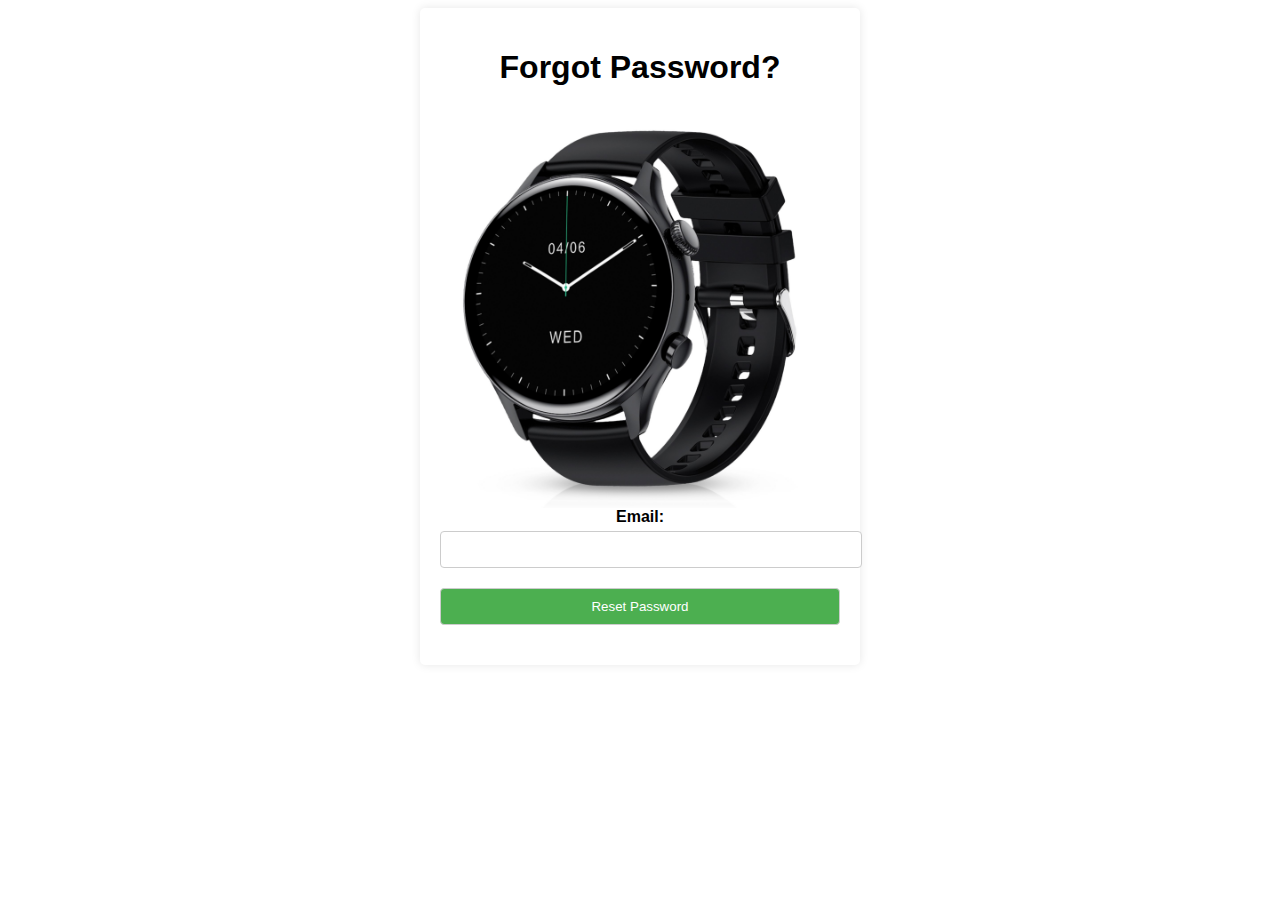
<file: forget.html>
<!DOCTYPE html>
<html>
<head>
    <title>forgot Password?</title>
    <style>
        body {
            font-family: Arial, sans-serif;
        }

        .container {
            max-width: 400px;
            margin: 0 auto;
            padding: 20px;
            box-shadow: 0 0 10px rgba(0, 0, 0, 0.1);
            border-radius: 5px;
            text-align: center; 
        }

        h1 {
            text-align: center;
        }

        .form-group {
            margin-bottom: 20px;
        }

        .form-group label {
            display: block;
            font-weight: bold;
            margin-bottom: 5px;
        }

        .form-group input {
            width: 100%;
            padding: 10px;
            border: 1px solid #ccc;
            border-radius: 4px;
        }

        .form-group input:focus {
            outline: none;
            border-color: #888;
        }

        .btn {
            display: inline-block;
            padding: 10px 20px;
            background-color: #4CAF50;
            color: #fff;
            text-decoration: none;
            border-radius: 4px;
            transition: background-color 0.3s;
        }

        .btn:hover {
            background-color: #45a049;
        }

        .success-message {
            color: green;
            margin-top: 10px;
            text-align: center;
        }

        .error-message {
            color: red;
            margin-top: 10px;
            text-align: center;
        }

        
        .gif {
            display: block;
            margin: 0 auto;
            max-width: 100%;
        }
    </style>
</head>
<body>
    <div class="container">
        <h1>Forgot Password?</h1>
        <img src="assets/watch-gtr-galerie-01.jpg" alt="GIF" class="gif" />

        <form id="resetForm" onsubmit="submitForm(event)">
            <div class="form-group">
                <label for="email">Email:</label>
                <input type="email" id="email" required>
            </div>
            <div class="form-group">
                <input type="submit" value="Reset Password" class="btn">
            </div>
        </form>
        <div id="successMessage" class="success-message"></div>
        <div id="errorMessage" class="error-message"></div>
    </div>

    <script>
        function submitForm(event) {
            event.preventDefault();

            var emailInput = document.getElementById('email');
            var successMessage = document.getElementById('successMessage');
            var errorMessage = document.getElementById('errorMessage');


            setTimeout(function() {
                var email = emailInput.value;
                if (email) {

                    successMessage.textContent = 'An email has been sent to ' + email + ' with instructions to reset your password.';
                    errorMessage.textContent = '';
                    emailInput.value = '';
                } else {
                   
                    errorMessage.textContent = 'Please enter a valid email address.';
                    successMessage.textContent = '';
                }
            }, 2000);
        }
    </script>
</body>
</html>
</file>
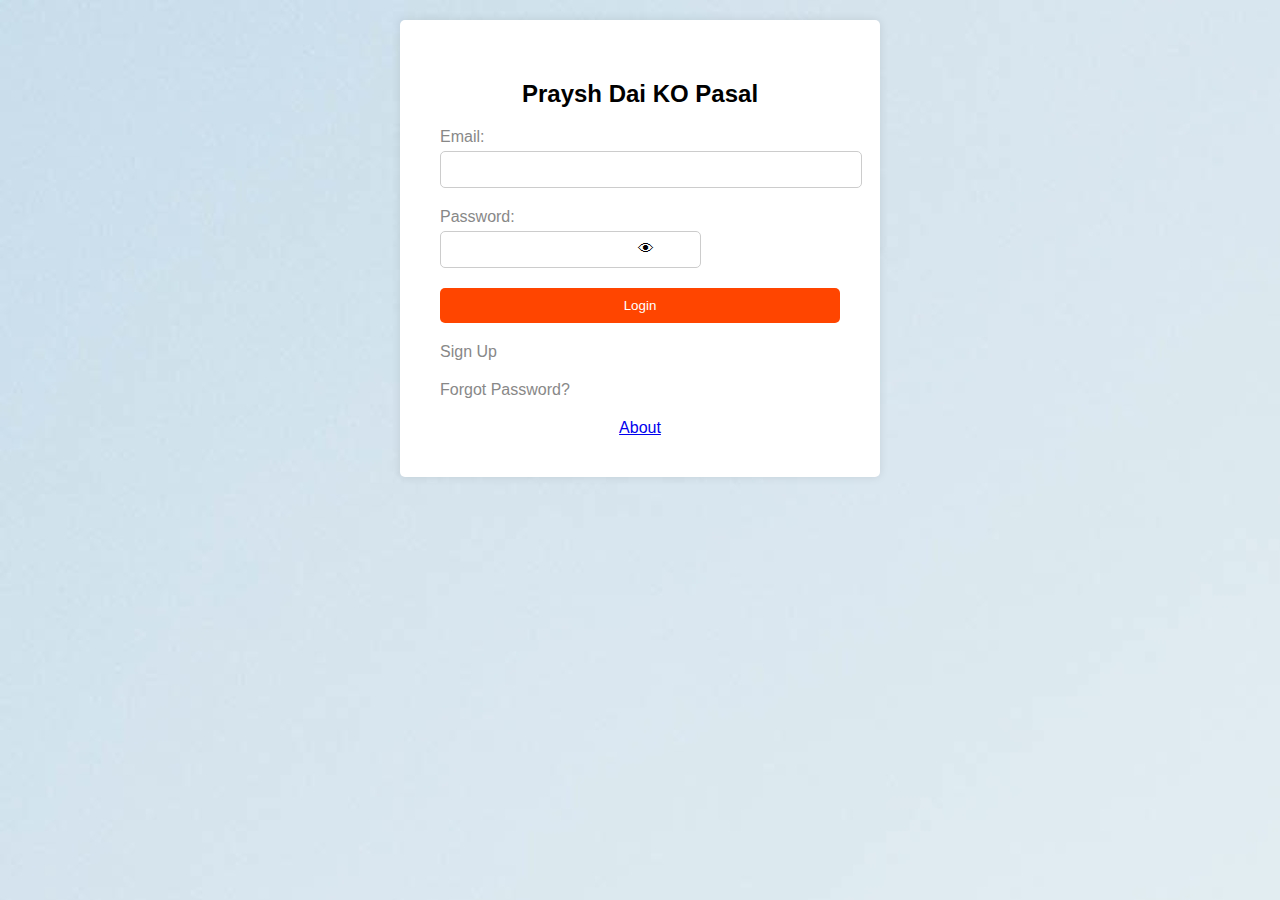
<file: login.html>
<!DOCTYPE html>
<html>
<head>
  <title>Login</title>
  <link rel="stylesheet" href="login.css">
</head>
<body>
  <div class="container">
    <h2>Praysh Dai KO Pasal</h2>
    <form id="loginForm">
      <div class="form-group">
        <label for="email">Email:</label>
        <input type="text" id="email" name="email" required>
      </div>
      <div class="form-group">
        <label for="password">Password:</label>
        <div class="password-toggle">
          <input type="password" id="password" name="password" pattern="(?=.*\d)(?=.*[a-z])(?=.*[A-Z]).{6,}" required>
          <span class="toggle-icon">&#x1f441;</span>
        </div>
      </div>
      <div class="form-group">
        <button type="submit">Login</button>
      </div>
      <div class="form-group">
        <a href="signup.html">Sign Up</a>
      </div>
      <div class="form-group">
        <a href="forget.html">Forgot Password?</a>
      </div>
    </form>

    <div class="about-link">
      <a href="about.html">About</a>
    </div>
  </div>

  <script src="login.js"></script>
</body>
</html>
</file>
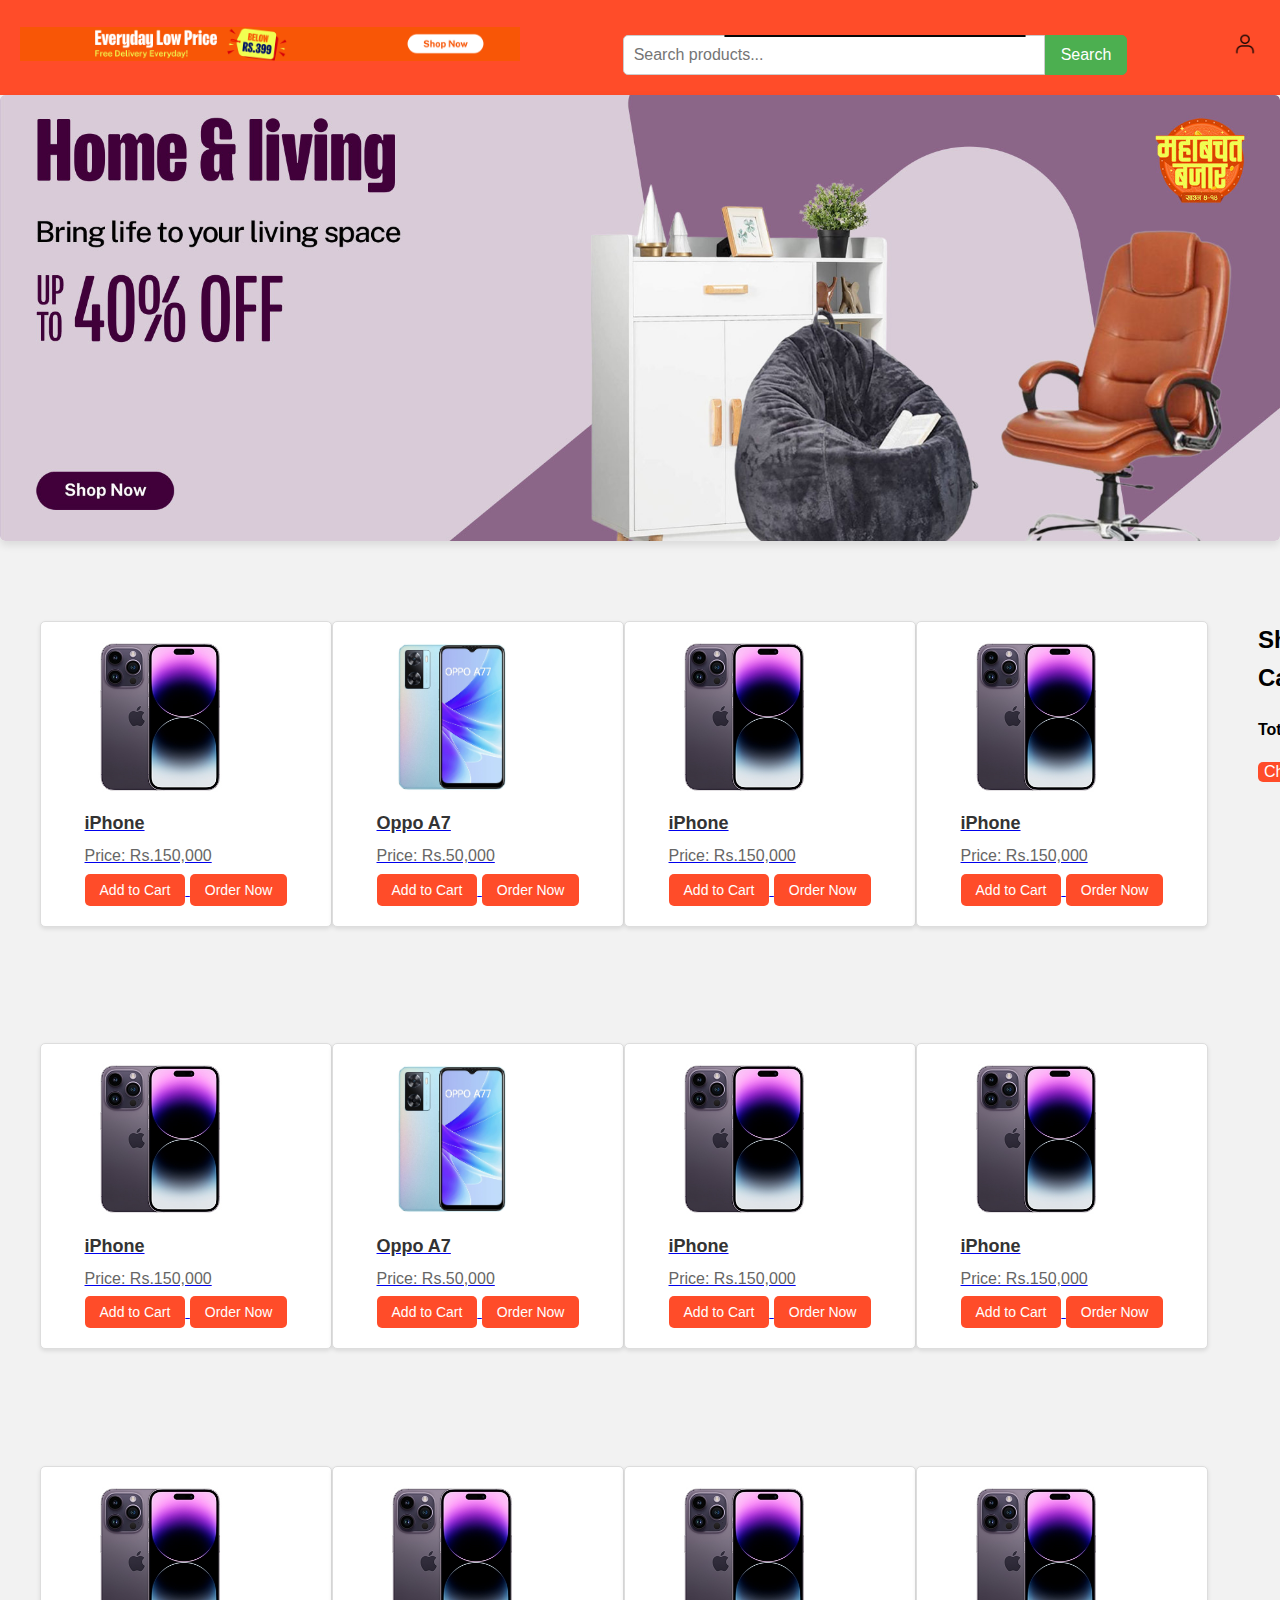
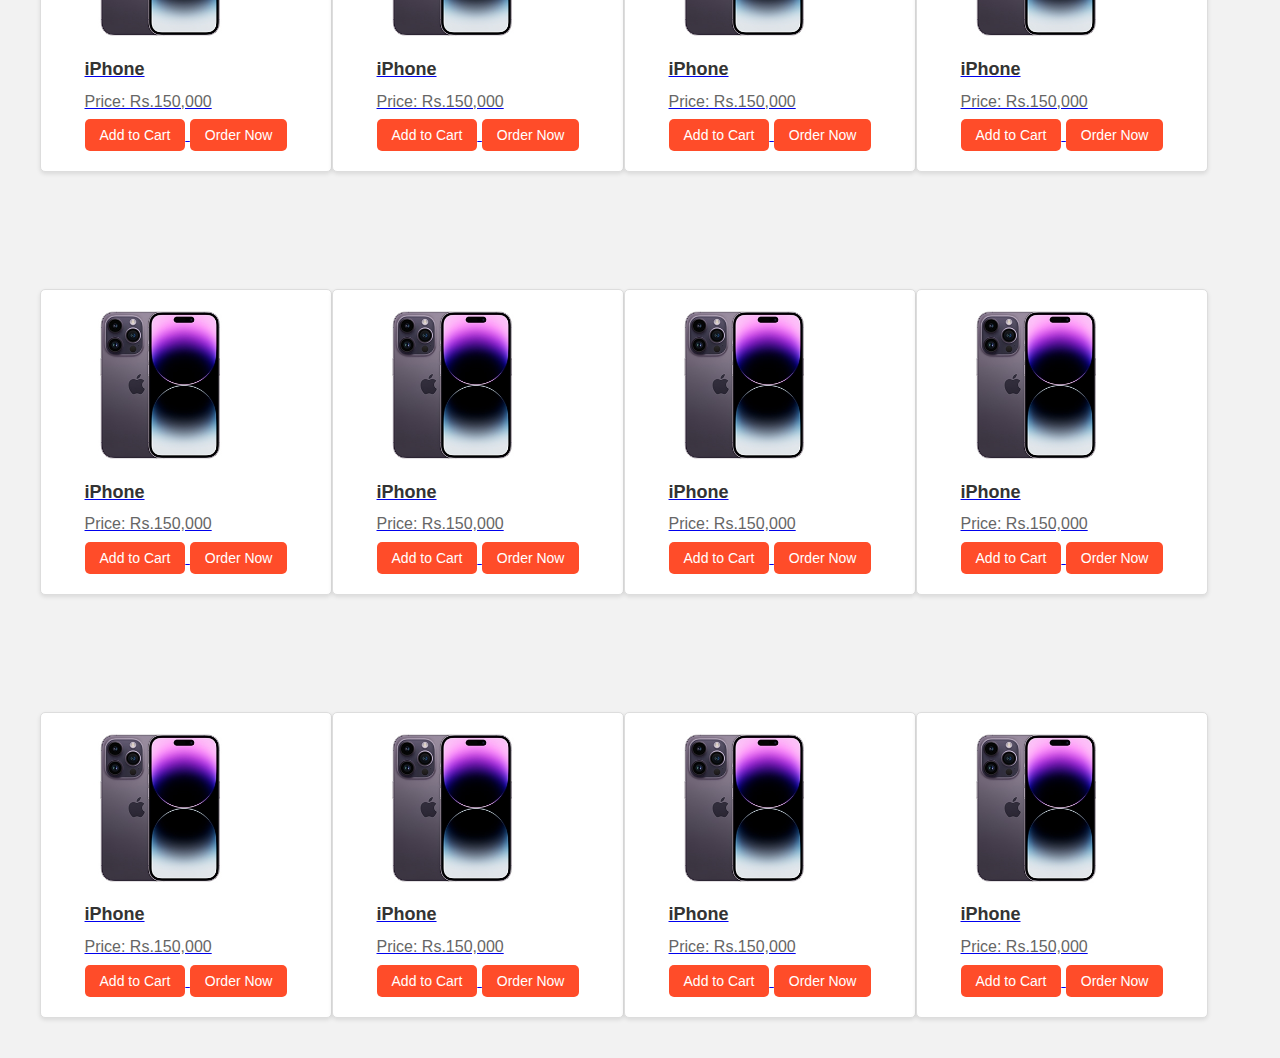
<file: main.html>
<!DOCTYPE html>
<html lang="en">

<head>
  <meta charset="UTF-8">
  <meta name="viewport" content="width=device-width, initial-scale=1.0">
  <title>Simple E-commerce Page</title>
  <link rel="stylesheet" href="main.css">
</head>

<body>

  <header>
    <div>
      <img src="assets/25574c7b-9118-4e0e-b997-d2861cae8e7e.png" alt="nav_img" class="header_image">
    </div>
    <div class="search-container">
      <input type="text" id="search-input" placeholder="Search products...">
      <button type="submit">Search</button>
      <div class="search-suggestions" id="search-suggestions"></div>
    </div>
    <div class="user-dropdown">
      <img src="assets/2815428.png" alt="User" class="user-icon">
      <div class="dropdown-content">
        <a href="login.html">Login</a>
        <a href="signup.html">Sign Up</a>
        <a href="#">About</a>
      </div>
    </div>
  </header>

  <div class="slideshow-container">
    <img class="slide" src="assets/14faf108-897f-4542-80fc-9d641b5a4e0a.jpg" alt="Slide 1">
    <img class="slide" src="assets/984b103a-3935-47d5-b5b8-9e482e7de8a4.jpg" alt="Slide 2">
    <img class="slide" src="assets/a3ebd8b2-0d3b-427f-ab4c-c626bcd28416.jpg" alt="Slide 3">
 </div>

  <main>
    <section id="products">
      <a href="Payement.html" target="_blank">
        <div class="product">
          <img src="assets/mb_img_58.jpg" alt="Product 2">
          <h3>iPhone</h3>
          <p>Price: Rs.150,000</p>
          <button class="add-to-cart" data-price="150000">Add to Cart</button>
            <button class="but-now" data-price="150000">Order Now</button>
          </a>
        </div>
      </a>

    <br>
    <br>
    <br>

      <a href="Payement.html" target="_blank">
        <div class="product">
          <img src="assets/mb_img_58.jpg" alt="Product 2">
          <h3>iPhone</h3>
          <p>Price: Rs.150,000</p>
          <button class="add-to-cart" data-price="150000">Add to Cart</button>
            <button class="but-now" data-price="150000">Order Now</button>
          </a>
        </div>
      </a>

    <br>
    <br>
    <br>

    <a href="Payement.html" target="_blank">
      <div class="product">
        <img src="assets/mb_img_58.jpg" alt="Product 2">
        <h3>iPhone</h3>
        <p>Price: Rs.150,000</p>
        <button class="add-to-cart" data-price="150000">Add to Cart</button>
          <button class="but-now" data-price="150000">Order Now</button>
        </a>
      </div>
    </a>

      <br>
      <br>
      <br>

     <a href="Payement.html" target="_blank">
          <div class="product">
            <img src="assets/mb_img_58.jpg" alt="Product 2">
            <h3>iPhone</h3>
            <p>Price: Rs.150,000</p>
            <button class="add-to-cart" data-price="150000">Add to Cart</button>
              <button class="but-now" data-price="150000">Order Now</button>
            </a>
          </div>
        </a>

        <br>
      <br>
      <br>

        <a href="Payement.html" target="_blank">
          <div class="product">
            <img src="assets/mb_img_58.jpg" alt="Product 2">
            <h3>iPhone</h3>
            <p>Price: Rs.150,000</p>
            <button class="add-to-cart" data-price="150000">Add to Cart</button>
              <button class="but-now" data-price="150000">Order Now</button>
            </a>
          </div>
        </a>
     </section>



    <section id="moreproducts">
      <a href="Payement.html" target="_blank">
        <div class="product">
          <img src="assets/2abf20e4db15de777df5279ad53b997f.jpg" alt="Product 2">
          <h3>Oppo A7</h3>
          <p>Price: Rs.50,000</p>
          <button class="add-to-cart" data-price="50000">Add to Cart</button>
            <button class="but-now" data-price="50000">Order Now</button>
          </a>
        </div>
        </a>


      <br>
      <br>
      <br>


      <a href="Payement.html" target="_blank">
        <div class="product">
          <img src="assets/2abf20e4db15de777df5279ad53b997f.jpg" alt="Product 2">
          <h3>Oppo A7</h3>
          <p>Price: Rs.50,000</p>
          <button class="add-to-cart" data-price="50000">Add to Cart</button>
            <button class="but-now" data-price="50000">Order Now</button>
          </a>
        </div>
        </a>

        <br>
      <br>
      <br>

        <a href="Payement.html" target="_blank">
          <div class="product">
            <img src="assets/mb_img_58.jpg" alt="Product 2">
            <h3>iPhone</h3>
            <p>Price: Rs.150,000</p>
            <button class="add-to-cart" data-price="150000">Add to Cart</button>
              <button class="but-now" data-price="150000">Order Now</button>
            </a>
          </div>
        </a>


        <br>
      <br>
      <br>

        <a href="Payement.html" target="_blank">
          <div class="product">
            <img src="assets/mb_img_58.jpg" alt="Product 2">
            <h3>iPhone</h3>
            <p>Price: Rs.150,000</p>
            <button class="add-to-cart" data-price="150000">Add to Cart</button>
              <button class="but-now" data-price="150000">Order Now</button>
            </a>
          </div>
        </a>


        <br>
      <br>
      <br>

        
        <a href="Payement.html" target="_blank">
          <div class="product">
            <img src="assets/mb_img_58.jpg" alt="Product 2">
            <h3>iPhone</h3>
            <p>Price: Rs.150,000</p>
            <button class="add-to-cart" data-price="150000">Add to Cart</button>
              <button class="but-now" data-price="150000">Order Now</button>
            </a>
          </div>
        </a>
       </section>


       <section id="againagainproducts">
        <a href="Payement.html" target="_blank">
          <div class="product">
            <img src="assets/mb_img_58.jpg" alt="Product 2">
            <h3>iPhone</h3>
            <p>Price: Rs.150,000</p>
            <button class="add-to-cart" data-price="150000">Add to Cart</button>
              <button class="but-now" data-price="150000">Order Now</button>
            </a>
          </div>
        </a>
  
      <br>
      <br>
      <br>
  
        <a href="Payement.html" target="_blank">
          <div class="product">
            <img src="assets/mb_img_58.jpg" alt="Product 2">
            <h3>iPhone</h3>
            <p>Price: Rs.150,000</p>
            <button class="add-to-cart" data-price="150000">Add to Cart</button>
              <button class="but-now" data-price="150000">Order Now</button>
            </a>
          </div>
        </a>
  
      <br>
      <br>
      <br>
  
      <a href="Payement.html" target="_blank">
        <div class="product">
          <img src="assets/mb_img_58.jpg" alt="Product 2">
          <h3>iPhone</h3>
          <p>Price: Rs.150,000</p>
          <button class="add-to-cart" data-price="150000">Add to Cart</button>
            <button class="but-now" data-price="150000">Order Now</button>
          </a>
        </div>
      </a>
  
        <br>
        <br>
        <br>
  
       <a href="Payement.html" target="_blank">
            <div class="product">
              <img src="assets/mb_img_58.jpg" alt="Product 2">
              <h3>iPhone</h3>
              <p>Price: Rs.150,000</p>
              <button class="add-to-cart" data-price="150000">Add to Cart</button>
                <button class="but-now" data-price="150000">Order Now</button>
              </a>
            </div>
          </a>
  
          <br>
        <br>
        <br>
  
          <a href="Payement.html" target="_blank">
            <div class="product">
              <img src="assets/mb_img_58.jpg" alt="Product 2">
              <h3>iPhone</h3>
              <p>Price: Rs.150,000</p>
              <button class="add-to-cart" data-price="150000">Add to Cart</button>
                <button class="but-now" data-price="150000">Order Now</button>
              </a>
            </div>
          </a>
       </section>



       <section id="againproducts">
        <a href="Payement.html" target="_blank">
          <div class="product">
            <img src="assets/mb_img_58.jpg" alt="Product 2">
            <h3>iPhone</h3>
            <p>Price: Rs.150,000</p>
            <button class="add-to-cart" data-price="150000">Add to Cart</button>
              <button class="but-now" data-price="150000">Order Now</button>
            </a>
          </div>
        </a>
  
      <br>
      <br>
      <br>
  
        <a href="Payement.html" target="_blank">
          <div class="product">
            <img src="assets/mb_img_58.jpg" alt="Product 2">
            <h3>iPhone</h3>
            <p>Price: Rs.150,000</p>
            <button class="add-to-cart" data-price="150000">Add to Cart</button>
              <button class="but-now" data-price="150000">Order Now</button>
            </a>
          </div>
        </a>
  
      <br>
      <br>
      <br>
  
      <a href="Payement.html" target="_blank">
        <div class="product">
          <img src="assets/mb_img_58.jpg" alt="Product 2">
          <h3>iPhone</h3>
          <p>Price: Rs.150,000</p>
          <button class="add-to-cart" data-price="150000">Add to Cart</button>
            <button class="but-now" data-price="150000">Order Now</button>
          </a>
        </div>
      </a>
  
        <br>
        <br>
        <br>
  
       <a href="Payement.html" target="_blank">
            <div class="product">
              <img src="assets/mb_img_58.jpg" alt="Product 2">
              <h3>iPhone</h3>
              <p>Price: Rs.150,000</p>
              <button class="add-to-cart" data-price="150000">Add to Cart</button>
                <button class="but-now" data-price="150000">Order Now</button>
              </a>
            </div>
          </a>
  
          <br>
        <br>
        <br>
  
          <a href="Payement.html" target="_blank">
            <div class="product">
              <img src="assets/mb_img_58.jpg" alt="Product 2">
              <h3>iPhone</h3>
              <p>Price: Rs.150,000</p>
              <button class="add-to-cart" data-price="150000">Add to Cart</button>
                <button class="but-now" data-price="150000">Order Now</button>
              </a>
            </div>
          </a>
       </section>



   <section id="cart">
      <h2>Shopping Cart</h2>
      <ul id="cart-items">
      </ul>
      <p id="total">Total: Rs.0</p>
      <a href="Payment.html">
        <button id="checkout">Checkout</button>
      </a>
    </section>

  </main>


  <script src="main.js"></script>
</body>

</html>
</file>
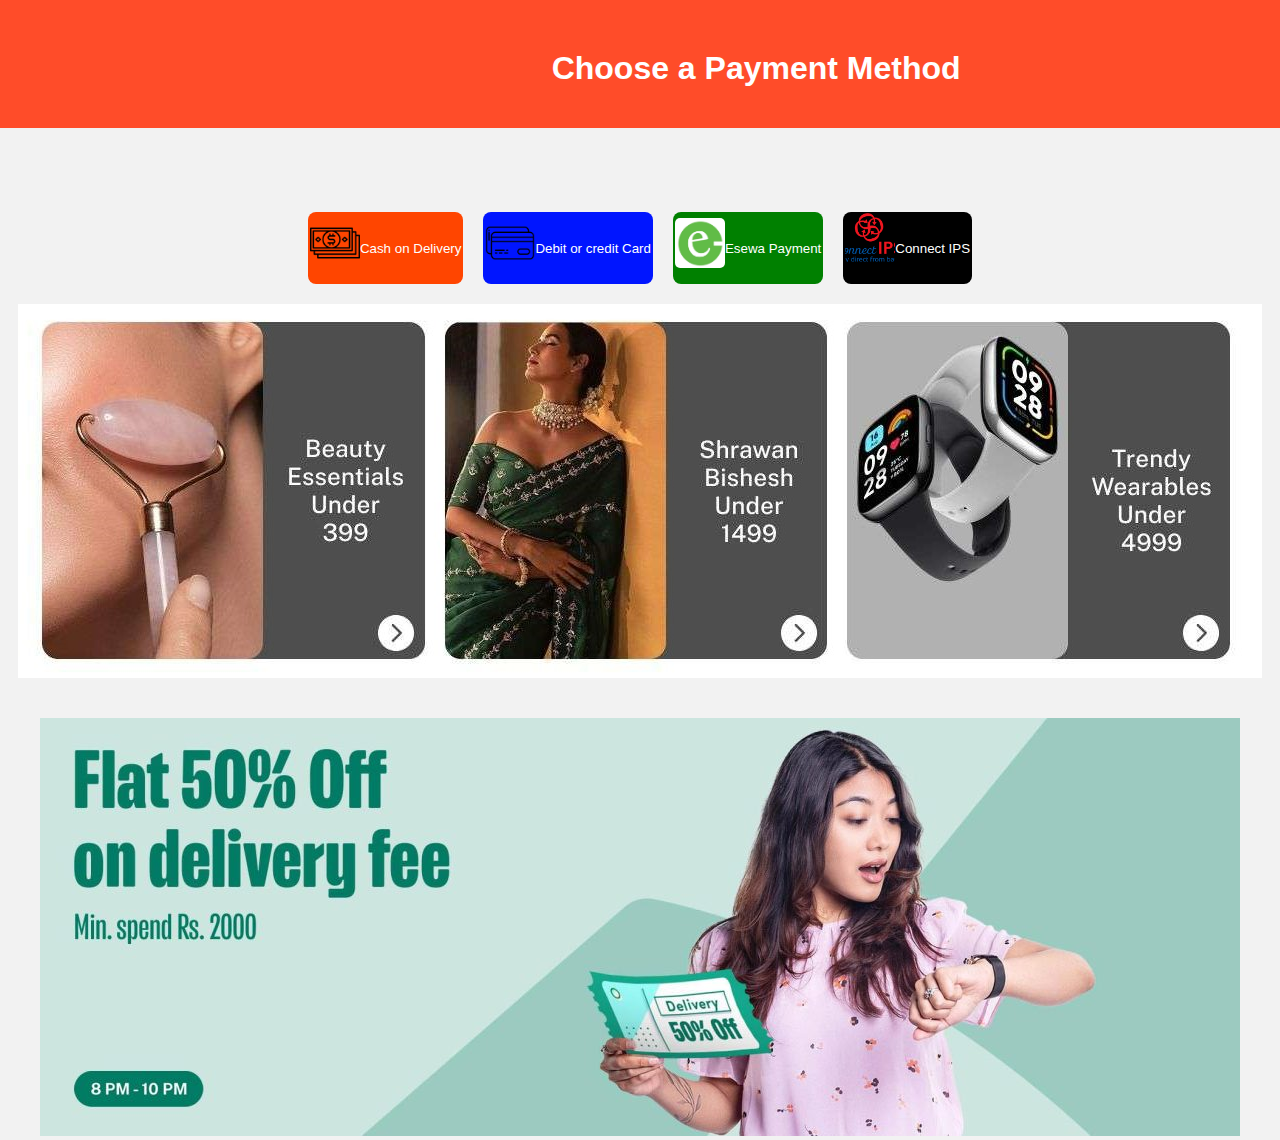
<file: Payement.html>
<!DOCTYPE html>
<html lang="en">
<head>
    <meta charset="UTF-8">
    <meta name="viewport" content="width=device-width, initial-scale=1.0">
    <title>Payment Method</title>
    <link rel="stylesheet" href="payment.css">
</head>
<body>
    <header>
        <div>
            <h1>Choose a Payment Method</h1>
        </div>
    </header>
    
    
    <br>
    <br>
    <br>


    <div class="payment-options">
        <button class="cashondelivery" onclick="choosePayment('Cash on Delivery')">
            <img src="assets/4470504.png" >
            Cash on Delivery
        </button>


        <button class="debit_credit" onclick="choosePayment('Debit or credit Card ')">
            <img src="assets/4341764.png" alt="Debit or credit Card">
            Debit or credit Card
        </button>



        <button class="esewa" onclick="choosePayment('Esewa')">
            <img src="assets/esewa_20200118185351.jpg" alt="Esewa">
            Esewa Payment
        </button>


        <button class="connectips" onclick="choosePayment('connect ips')">
            <img src="assets/newLogo.ed7f73c8.png" alt="connect ips">
            Connect IPS
        </button>
    </div>
    <div id="result"></div>

    <main>
        <section id="products">
              <div class="product">
                <img src="assets/O1CN01NXkrAU1gJvRfPD7RU_!!6000000004122-0-tps-1920-374.jpg" alt="Product 2">
              </div>

              <br>
              <br>

              <div class="product">
                <img src="assets/724e2b2c-6422-4757-9f93-c173343b689e.jpg_1200x1200.jpg" alt="Product 2">
              </div>
            </section>
    </main>

    

    <script src="payment.js"></script>
</body>
</html>
</file>
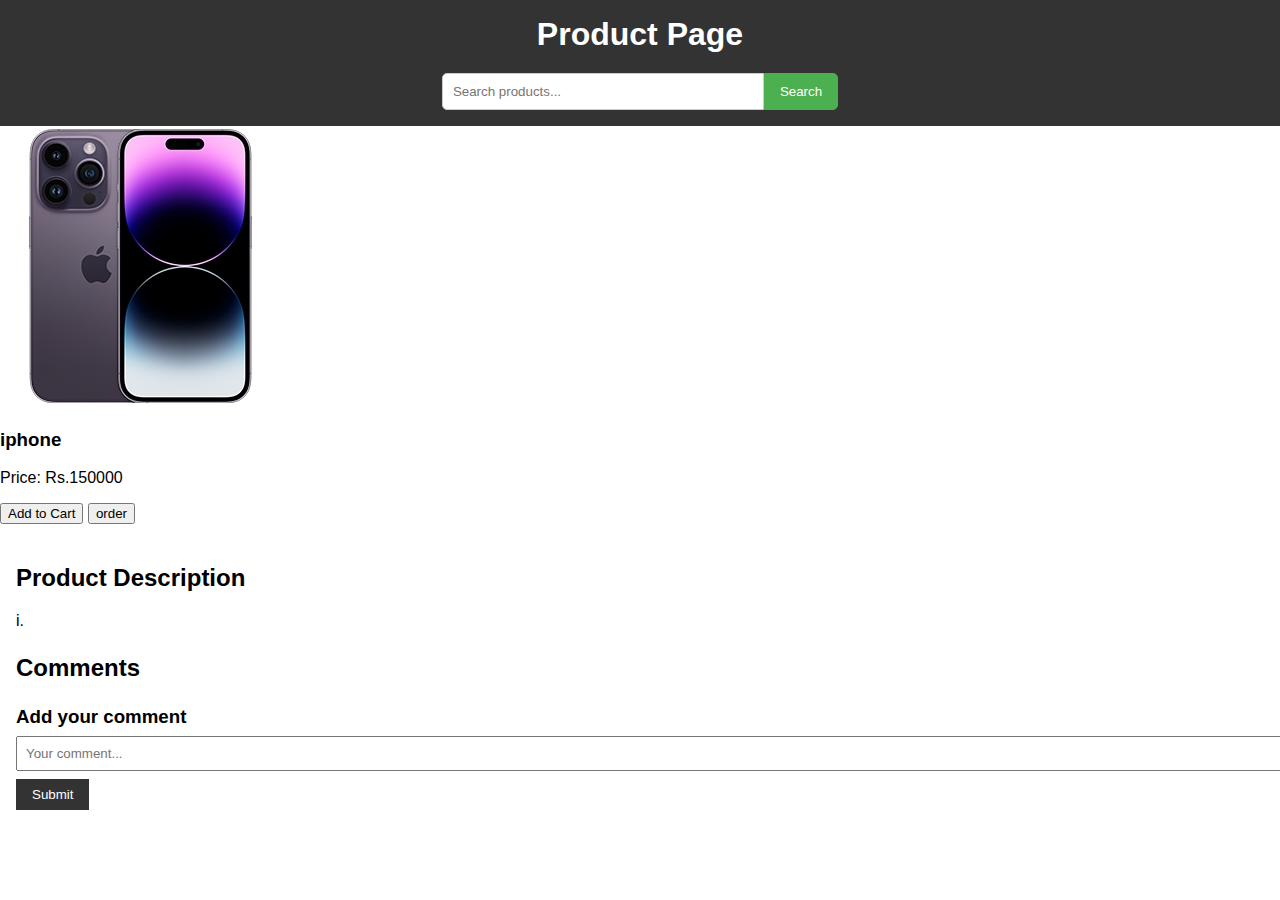
<file: Product_1.html>
<!DOCTYPE html>
<html lang="en">

<head>
    <meta charset="UTF-8">
    <meta name="viewport" content="width=device-width, initial-scale=1.0">
    <title>Product Page</title>
    <link rel="stylesheet" href="product_1.css">
</head>

<body>
    <header>
        <h1>Product Page</h1>
        <div class="search-container">
            <input type="text" placeholder="Search products...">
            <button type="submit">Search</button>
        </div>
    </header>
    <div class="product">
        <img src="assets/mb_img_58.jpg" alt="Product 2">
        <h3>iphone</h3>
        <p>Price: Rs.150000</p>
        <button class="add-to-cart" data-price="25">Add to Cart</button>
        <a href="Payement.html">
            <button class="but-now" data-price="20">order</button>
        </a>
        <main>
            <h2>Product Description</h2>
            <p id="productDescription">
                i.</p>

            <h2>Comments</h2>
            <div id="comments">
            </div>

            <div class="add-comment">
                <h3>Add your comment</h3>
                <input type="text" id="commentInput" placeholder="Your comment...">
                <button onclick="addComment()">Submit</button>
            </div>
        </main>

        <script src="product_1.js"></script>
</body>

</html>
</file>
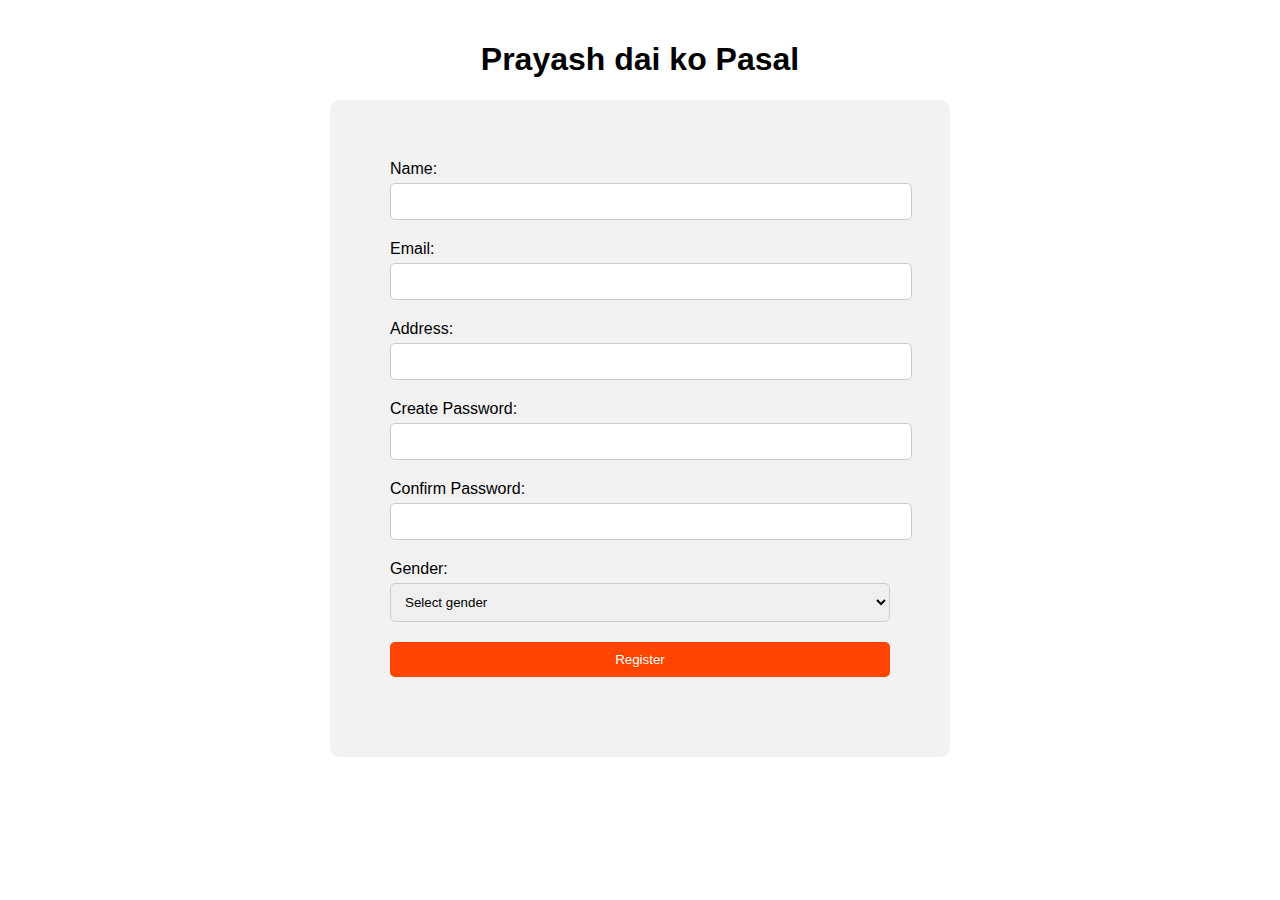
<file: signup.html>
<!DOCTYPE html>
<html>
<head>
  <title>Lemontree Signup</title>
  <link rel="stylesheet" href="signup.css">
</head>
<body>
  <h1>Prayash dai ko Pasal</h1>
  <div class="container">
    <form id="registrationForm">
      <div class="form-group">
        <label for="name">Name:</label>
        <input type="text" id="name" name="name" required>
      </div>
      <div class="form-group">
        <label for="email">Email:</label>
        <input type="email" id="email" name="email" required>
      </div>
      <div class="form-group">
        <label for="address">Address:</label>
        <input type="text" id="address" name="address" required>
      </div>
      <div class="form-group password-toggle">
        <label for="password">Create Password:</label>
        <input type="password" id="password" name="password" required>
        <i class="fas fa-eye password-toggle-icon" onclick="togglePassword('password', this)"></i>
      </div>
      <div class="form-group password-toggle">
        <label for="confirmPassword">Confirm Password:</label>
        <input type="password" id="confirmPassword" name="confirmPassword" required>
        <i class="fas fa-eye password-toggle-icon" onclick="togglePassword('confirmPassword', this)"></i>
      </div>
      <div class="form-group">
        <label for="gender">Gender:</label>
        <select id="gender" name="gender" required>
          <option value="">Select gender</option>
          <option value="male">Male</option>
          <option value="female">Female</option>
          <option value="other">Other</option>
        </select>
      </div>
      <div class="form-group">
        <button type="submit">Register</button>
      </div>
    </form>
  </div>
  <script src="signup.js"></script>
</body>
</html>
</file>
<file: login.css>
body {
    font-family: Arial, sans-serif;
    margin: 0;
    padding: 20px;
    background: transparent;
    background-image: url("assets/Untitled design.jpg");
  }
  
  .container {
    max-width: 400px;
    margin: 0 auto;
    padding: 40px;
    background-color: #fff;
    border-radius: 5px;
    box-shadow: 0 0 10px rgba(0, 0, 0, 0.1);
  }
  
  h2 {
    text-align: center;
    color: black;
  }
  
  .form-group {
    margin-bottom: 20px;
  }
  
  .form-group label {
    display: block;
    margin-bottom: 5px;
    color: #888;
  }
  
  .form-group input[type="text"],
  .form-group input[type="password"] {
    width: 100%;
    padding: 10px;
    border: 1px solid #ccc;
    border-radius: 5px;
  }
  
  .form-group button {
    width: 100%;
    padding: 10px;
    background-color: orangered;   
    color: #fff;
    border: none;
    border-radius: 5px;
    cursor: pointer;
  }
  
  .form-group a {
    color: #888;
    text-decoration: none;
  }
  
  .form-group a:hover {
    color: #4CAF50;
  }
  
  .password-toggle {
    position: relative;
    display: inline-block;
  }
  
  .password-toggle input[type="password"] {
    padding-right: 30px;
  }
  
  .password-toggle .toggle-icon {
    position: absolute;
    top: 50%;
    right: 5px;
    transform: translateY(-50%);
    cursor: pointer;
  }
  
  .about-link {
    text-align: center;
    margin-top: 20px;
  }
</file>
<file: main.css>
body {
  font-family: Arial, sans-serif;
  margin: 0;
  padding: 0;
  background-color: #f2f2f2;
  line-height: 1.6;
}




header {
  display: flex;
  justify-content: space-between;
  align-items: center;
  background-color: #ff4c29;
  color: #fff;
  padding: 20px;
}



main {
  display: flex;
  justify-content: space-between;
  padding: 40px;
  margin: 0 auto;
  max-width: 1200px;
}



#products {
  flex: 1;
  display: flex;
  flex-wrap: wrap;
  gap: 20px;
}



#againagainproducts {
  flex: 1;
  display: flex;
  flex-wrap: wrap;
  gap: 20px;
}



#againproducts {
  flex: 1;
  display: flex;
  flex-wrap: wrap;
  gap: 20px;
}



#moreproducts {
  flex: 1;
  display: flex;
  flex-wrap: wrap;
  gap: 20px;
}



.product {
  display: flex;
  flex-direction: column;
  align-items: center;
  background-color: #fff;
  border: 1px solid #ddd;
  padding: 20px;
  width: 250px;
  box-shadow: 0 2px 4px rgba(0, 0, 0, 0.1);
  border-radius: 5px;
  transition: box-shadow 0.3s;
}



.product:hover {
  box-shadow: 0 4px 8px rgba(0, 0, 0, 0.1);
}



.product img {
  width: 150px;
  height: 150px;
  object-fit: cover;
  border-radius: 5px;
  margin-bottom: 10px;
}



.product h3 {
  margin: 0;
  font-size: 18px;
  color: #333;
}



.product p {
  margin: 5px 0;
  color: #666;
}



.add-to-cart,
.but-now {
  background-color: #ff4c29;
  color: #fff;
  border: none;
  border-radius: 5px;
  cursor: pointer;
  transition: background-color 0.3s;
  font-size: 14px;
  padding: 8px 15px;
}


.add-to-cart:hover,
.but-now:hover {
  background-color: #d82b12;
}



#cart {
  flex: 1;
  margin-left: 50px;
}



#cart-items {
  list-style: none;
  padding: 0;
}



.cart-item {
  display: flex;
  align-items: center;
  padding: 10px;
  border: 1px solid #ddd;
  margin-bottom: 10px;
}



.cart-item img {
  width: 80px;
  height: 80px;
  margin-right: 15px;
  border-radius: 5px;
}



.cart-item-details {
  flex: 1;
}



.cart-item-details h3 {
  margin: 0;
  font-size: 18px;
  color: #333;
}



.cart-item-details p {
  margin: 5px 0;
  color: #666;
}



#total {
  font-weight: bold;
  margin-top: 20px;
}



#checkout {
  background-color: #ff4c29;
  color: #fff;
  border: none;
  border-radius: 5px;
  cursor: pointer;
  transition: background-color 0.3s;
  font-size: 16px;
}



#checkout:hover {
  background-color: #d82b12;
}



.slideshow-container {
  max-width: 100%;
  height: 20%;
  overflow: hidden;
  position: relative;
  margin-bottom: 20px;
  border-radius: 5px;
  box-shadow: 0 4px 8px rgba(0, 0, 0, 0.1);
}



.slide {
  width: 100%;
  height: auto;
  display: block;
  border-radius: 5px;
}



.search-container {
  display: flex;
  justify-content: center;
  margin-top: 15px;
}



.search-container input[type="text"] {
  padding: 10px;
  width: 400px;
  border: 1px solid #ccc;
  border-radius: 5px 0 0 5px;
  font-size: 16px;
}



.search-container button {
  padding: 10px 15px;
  background-color: #4CAF50;
  color: #fff;
  border: 1px solid #4CAF50;
  border-radius: 0 5px 5px 0;
  cursor: pointer;
  font-size: 16px;
}



.search-container button:hover {
  background-color: #45a049;
}


.user-dropdown {
  position: relative;
  cursor: pointer;
}



.user-icon {
  width: 30px;
  height: 30px;
}



.dropdown-content {
  display: none;
  position: absolute;
  top: 30px;
  right: 0;
  background-color: #f9f9f9;
  min-width: 100px;
  box-shadow: 0px 8px 16px 0px rgba(0, 0, 0, 0.2);
  z-index: 1;
}



.dropdown-content a {
  display: block;
  padding: 20px;
  text-decoration: none;
  color: #333;
}



.dropdown-content a:hover {
  background-color: #070707;
}



.user-dropdown:hover .dropdown-content {
  display: block;
}



.search-suggestions {
  position: absolute;
  width: 300px;
  max-height: 200px;
  overflow-y: auto;
  background-color: #f1eded;
  border: 1px solid #080808;
  border-radius: 5px;
  z-index: 1;
  text-decoration-color: #070707;
}


.suggestion-item {
  padding: 10px;
  cursor: pointer;
  color: #070707;
}


.suggestion-item:hover {
  background-color: #f1f1f1;
}


.header_image {
  width: 200%;
  max-width: 500px;
  height: auto;
}



footer {
  text-align: center;
  padding: 20px;
  background-color: #333;
  color: #fff;
}
</file>
<file: payment.css>
body {
    font-family: Arial, sans-serif;
    text-align: center;
    background-color: #f2f2f2;
    margin: 0;
    padding: 0;
}



header {
    display: flex;
    justify-content: space-between;
    align-items: center;
    background-color: #ff4c29;
    color: #fff;
    padding: 20px;
}



h1 {
    color: white;
    margin-top: 30px;
    align-items: center;
    position: relative;
    left: 130%; /* text lai ka lerauni rakhya xa*/
    animation: slideIn 1s ease-in-out;
}



@keyframes slideIn {
    0% {
        transform: translateX(-100%);
        opacity: 0;
    }
    100% {
        transform: translateX(0);
        opacity: 1;
    }
}




.payment-options {
    display: flex;
    justify-content: center;
    gap: 20px;
    margin-top: 30px;
}

.btn {
    padding: 10px 20px;
    background-color: #007BFF;
    color: #fff;
    border: none;
    border-radius: 8px;
    cursor: pointer;
    display: flex;
    align-items: center;
}

.btn img {
    max-width: 30px;
    margin-right: 10px;
}

.btn:hover {
    background-color: #0056b3;
    box-shadow: 0 4px 8px rgba(0, 0, 0, 0.1);
    transform: translateY(-2px);
}

#result {
    margin-top: 20px;
    color: #555;
    font-size: 18px;
}
 .cashondelivery{
    padding: 1px 2px;
    background-color: orangered;
    color: #fff;
    border: none;
    border-radius: 8px;
    cursor: pointer;
    display: flex;
    align-items: center;

 }


 .cashondelivery img{
  width: 50px;
  height: 50px;
  object-fit: cover;
  border-radius: 5px;
  margin-bottom: 10px;
 }


 .debit_credit{
    padding: 1px 2px;
    background-color: rgb(0, 21, 255);
    color: #fff;
    border: none;
    border-radius: 8px;
    cursor: pointer;
    display: flex;
    align-items: center;

 }


 .debit_credit img{
  width: 50px;
  height: 50px;
  object-fit: cover;
  border-radius: 5px;
  margin-bottom: 10px;
 }


 .esewa{
    padding: 1px 2px;
    background-color:green;
    color: #fff;
    border: none;
    border-radius: 8px;
    cursor: pointer;
    display: flex;
    align-items: center;

 }


 .esewa img{
  width: 50px;
  height: 50px;
  object-fit: cover;
  border-radius: 5px;
  margin-bottom: 10px;
 }



 .connectips{
    padding: 1px 2px;
    background-color:black;
    color: #fff;
    border: none;
    border-radius: 8px;
    cursor: pointer;
    display: flex;
    align-items: center;

 }


 .connectips img{
  width: 50px;
  height: 50px;
  object-fit: cover;
  border-radius: 5px;
  margin-bottom: 20px;
 }
</file>
<file: product_1.css>
body {
    font-family: Arial, sans-serif;
    margin: 0;
    padding: 0;
  }
  
  header {
    background-color: #333;
    color: #fff;
    text-align: center;
    padding: 1rem 0;
  }
  
  header h1 {
    margin: 0;
  }
  
  .search-bar {
    margin-top: 1rem;
  }
  
  main {
    padding: 1rem;
  }
  
  h2 {
    margin-top: 1.5rem;
  }
  
  #comments {
    margin-top: 1rem;
  }
  
  .add-comment {
    margin-top: 1.5rem;
  }
  
  .add-comment h3 {
    margin: 0;
  }
  
  .add-comment input {
    width: 100%;
    padding: 0.5rem;
    margin-top: 0.5rem;
  }
  
  .add-comment button {
    margin-top: 0.5rem;
    padding: 0.5rem 1rem;
    background-color: #333;
    color: #fff;
    border: none;
    cursor: pointer;
  }
  .search-container {
    display: flex;
    justify-content: center;
    margin-top: 20px;
  }

  .search-container input[type="text"] {
    padding: 10px;
    width: 300px;
    border: 1px solid #ccc;
    border-radius: 5px 0 0 5px;
  }

  .search-container button {
    padding: 10px 15px;
    background-color: #4CAF50;
    color: #fff;
    border: 1px solid #4CAF50;
    border-radius: 0 5px 5px 0;
    cursor: pointer;
  }

  .search-container button:hover {
    background-color: #45a049;
  }
</file>
<file: signup.css>
body {
    font-family: Arial, sans-serif;
    margin: 0;
    padding: 20px;
    background-size: cover;
    background-position: center;
    background-repeat: no-repeat;
  }
  
  h1 {
    text-align: center;
    color: black;
  }
  
  .container {
    max-width: 500px;
    margin: 0 auto;
    background-color: #f2f2f2;
    padding: 60px;
    border-radius: 10px;
  }
  
  .form-group {
    margin-bottom: 20px;
  }
  
  .form-group label {
    display: block;
    margin-bottom: 5px;
  }
  
  .form-group input,
  .form-group select {
    width: 100%;
    padding: 10px;
    border: 1px solid #ccc;
    border-radius: 5px;
  }
  
  .form-group button {
    width: 100%;
    padding: 10px;
    background-color: orangered;
    color: white;
    border: none;
    border-radius: 5px;
    cursor: pointer;
  }
  
  .password-toggle {
    position: relative;
  }
  
  .password-toggle i {
    position: absolute;
    top: 50%;
    right: 10px;
    transform: translateY(-50%);
    cursor: pointer;
  }
</file>
